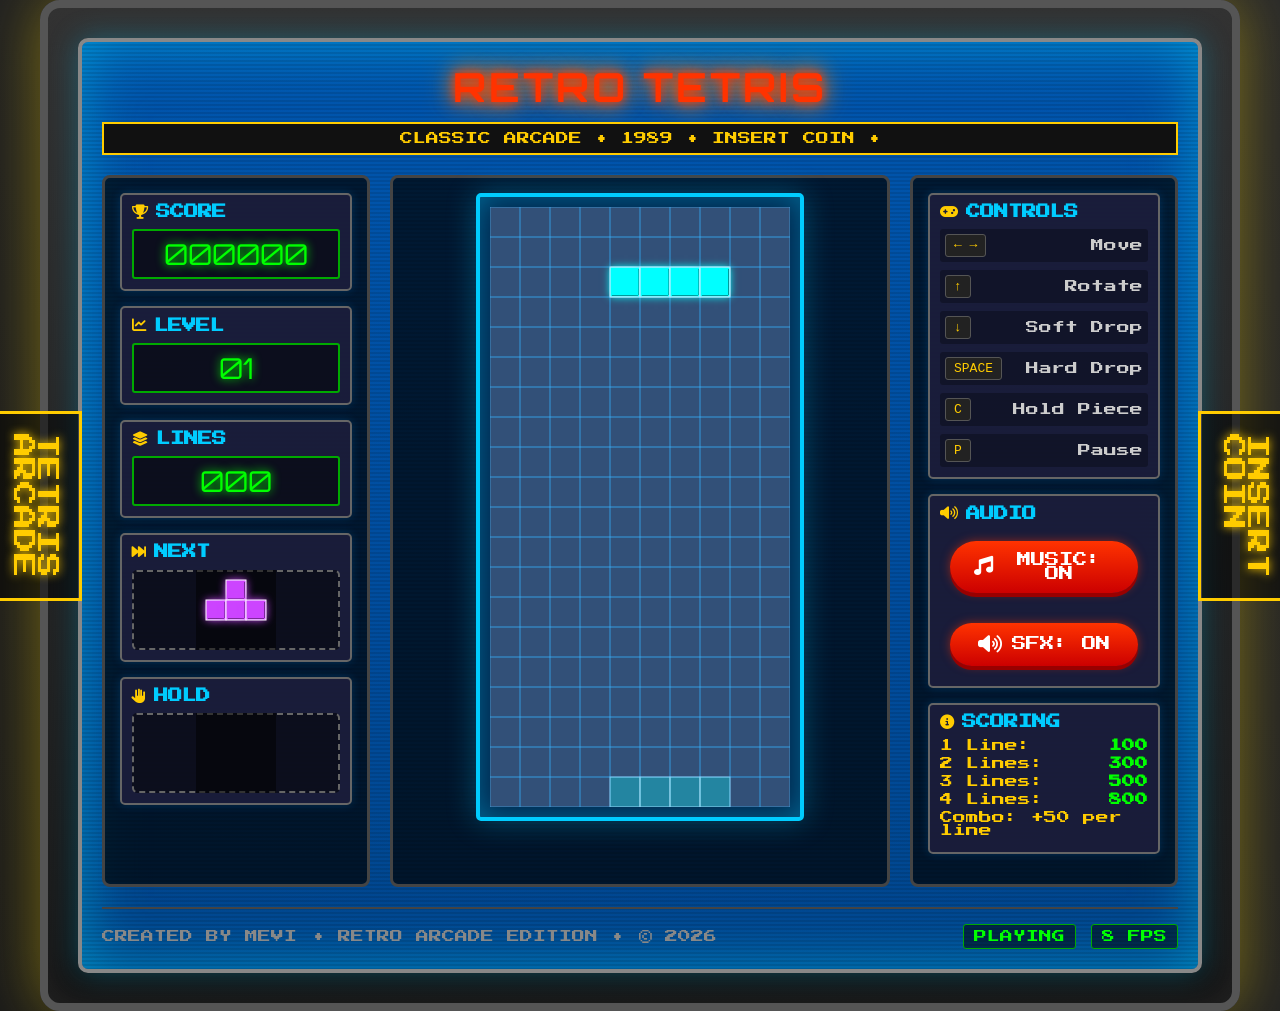
<file: index.html>
<!DOCTYPE html>
<html lang="en">
<head>
    <meta charset="UTF-8">
    <meta name="viewport" content="width=device-width, initial-scale=1.0, maximum-scale=1.0, user-scalable=no">
    <title>RETRO TETRIS - Classic Arcade Game</title>
    <link rel="stylesheet" href="style.css">
    <link rel="stylesheet" href="https://cdnjs.cloudflare.com/ajax/libs/font-awesome/6.4.0/css/all.min.css">
    <link href="https://fonts.googleapis.com/css2?family=Press+Start+2P&family=Orbitron:wght@400;700&display=swap" rel="stylesheet">
</head>
<body>
    <div class="arcade-cabinet">
        <!-- CRT Monitor Effect -->
        <div class="crt-screen">
            <div class="scanlines"></div>
            <div class="glow"></div>
            
            <!-- Game Header -->
            <div class="game-header">
                <h1 class="game-title">RETRO TETRIS</h1>
                <div class="marquee">
                    <span>CLASSIC ARCADE • 1989 • INSERT COIN •</span>
                </div>
            </div>
            
            <!-- Main Game Area -->
            <div class="game-container">
                <!-- Left Panel: Game Info -->
                <div class="panel left-panel">
                    <div class="info-box">
                        <h2><i class="fas fa-trophy"></i> SCORE</h2>
                        <div class="score-display" id="score">000000</div>
                    </div>
                    
                    <div class="info-box">
                        <h2><i class="fas fa-chart-line"></i> LEVEL</h2>
                        <div class="level-display" id="level">01</div>
                    </div>
                    
                    <div class="info-box">
                        <h2><i class="fas fa-layer-group"></i> LINES</h2>
                        <div class="lines-display" id="lines">000</div>
                    </div>
                    
                    <div class="info-box">
                        <h2><i class="fas fa-fast-forward"></i> NEXT</h2>
                        <div class="next-piece" id="next-piece">
                            <canvas id="next-canvas" width="80" height="80"></canvas>
                        </div>
                    </div>
                    
                    <div class="info-box">
                        <h2><i class="fas fa-hand-paper"></i> HOLD</h2>
                        <div class="hold-piece" id="hold-piece">
                            <canvas id="hold-canvas" width="80" height="80"></canvas>
                        </div>
                    </div>
                </div>
                
                <!-- Center Panel: Game Board -->
                <div class="panel center-panel">
                    <div class="game-board">
                        <canvas id="game-canvas" width="300" height="600"></canvas>
                    </div>
                    
                    <!-- Game State Messages -->
                    <div class="game-state" id="game-state">
                        <div class="start-screen" id="start-screen">
                            <h2>PRESS START</h2>
                            <p>Use arrow keys or buttons</p>
                            <button class="arcade-btn start-btn" id="start-btn">
                                <i class="fas fa-play"></i> START GAME
                            </button>
                        </div>
                        
                        <div class="game-over-screen" id="game-over-screen" style="display: none;">
                            <h2>GAME OVER</h2>
                            <p>FINAL SCORE: <span id="final-score">000000</span></p>
                            <button class="arcade-btn restart-btn" id="restart-btn">
                                <i class="fas fa-redo"></i> PLAY AGAIN
                            </button>
                        </div>
                        
                        <div class="pause-screen" id="pause-screen" style="display: none;">
                            <h2>PAUSED</h2>
                            <p>Press P to resume</p>
                        </div>
                    </div>
                </div>
                
                <!-- Right Panel: Controls & Instructions -->
                <div class="panel right-panel">
                    <div class="info-box">
                        <h2><i class="fas fa-gamepad"></i> CONTROLS</h2>
                        <div class="controls-list">
                            <div class="control-item">
                                <span class="key">← →</span>
                                <span class="desc">Move</span>
                            </div>
                            <div class="control-item">
                                <span class="key">↑</span>
                                <span class="desc">Rotate</span>
                            </div>
                            <div class="control-item">
                                <span class="key">↓</span>
                                <span class="desc">Soft Drop</span>
                            </div>
                            <div class="control-item">
                                <span class="key">SPACE</span>
                                <span class="desc">Hard Drop</span>
                            </div>
                            <div class="control-item">
                                <span class="key">C</span>
                                <span class="desc">Hold Piece</span>
                            </div>
                            <div class="control-item">
                                <span class="key">P</span>
                                <span class="desc">Pause</span>
                            </div>
                        </div>
                    </div>
                    
                    <div class="info-box">
                        <h2><i class="fas fa-volume-up"></i> AUDIO</h2>
                        <div class="audio-controls">
                            <button class="arcade-btn audio-btn" id="music-toggle">
                                <i class="fas fa-music"></i> MUSIC: ON
                            </button>
                            <button class="arcade-btn audio-btn" id="sfx-toggle">
                                <i class="fas fa-volume-up"></i> SFX: ON
                            </button>
                        </div>
                    </div>
                    
                    <div class="info-box">
                        <h2><i class="fas fa-info-circle"></i> SCORING</h2>
                        <div class="scoring-info">
                            <p>1 Line: <span class="points">100</span></p>
                            <p>2 Lines: <span class="points">300</span></p>
                            <p>3 Lines: <span class="points">500</span></p>
                            <p>4 Lines: <span class="points">800</span></p>
                            <p>Combo: +50 per line</p>
                        </div>
                    </div>
                </div>
            </div>
            
            <!-- Mobile Controls (Visible on mobile only) -->
            <div class="mobile-controls" id="mobile-controls">
                <div class="control-row">
                    <button class="mobile-btn rotate-btn" id="rotate-btn">
                        <i class="fas fa-redo"></i> ROTATE
                    </button>
                    <button class="mobile-btn up-btn" id="up-btn">
                        <i class="fas fa-arrow-up"></i>
                    </button>
                </div>
                
                <div class="control-row">
                    <button class="mobile-btn left-btn" id="left-btn">
                        <i class="fas fa-arrow-left"></i>
                    </button>
                    <button class="mobile-btn down-btn" id="down-btn">
                        <i class="fas fa-arrow-down"></i> DROP
                    </button>
                    <button class="mobile-btn right-btn" id="right-btn">
                        <i class="fas fa-arrow-right"></i>
                    </button>
                </div>
                
                <div class="control-row">
                    <button class="mobile-btn hold-btn" id="hold-btn">
                        <i class="fas fa-hand-paper"></i> HOLD
                    </button>
                    <button class="mobile-btn pause-btn" id="pause-btn">
                        <i class="fas fa-pause"></i> PAUSE
                    </button>
                </div>
            </div>
            
            <!-- Footer -->
            <div class="game-footer">
                <div class="credits">
                    <span class="credit-text">CREATED BY MEVI</span>
                    <span class="credit-text">• RETRO ARCADE EDITION •</span>
                    <span class="credit-text">© 2026</span>
                </div>
                <div class="status-indicators">
                    <span class="status" id="game-status">READY</span>
                    <span class="status" id="fps-counter">60 FPS</span>
                </div>
            </div>
        </div>
        
        <!-- Arcade Cabinet Decals -->
        <div class="cabinet-decal left-decal">
            <div class="decal-text">TETRIS</div>
            <div class="decal-text">ARCADE</div>
        </div>
        <div class="cabinet-decal right-decal">
            <div class="decal-text">INSERT</div>
            <div class="decal-text">COIN</div>
        </div>
    </div>
    
    <!-- Scripts -->
    <script src="pieces.js"></script>
    <script src="audio.js"></script>
    <script src="tetris.js"></script>
    
    <!-- Game Initialization -->
    <script>
        // Initialize game when page loads
        document.addEventListener('DOMContentLoaded', function() {
            console.log('DOMContentLoaded - Initializing TetrisGame...');
            try {
                const game = new TetrisGame();
                console.log('TetrisGame instantiated:', game);
                game.init();
                console.log('Game initialization complete');
                
                // Store game instance globally for debugging
                window.tetrisGame = game;
            } catch (error) {
                console.error('Game initialization failed:', error);
                alert('Game failed to initialize. Check console for errors.');
            }
        });
    </script>
</body>
</html>
</file>
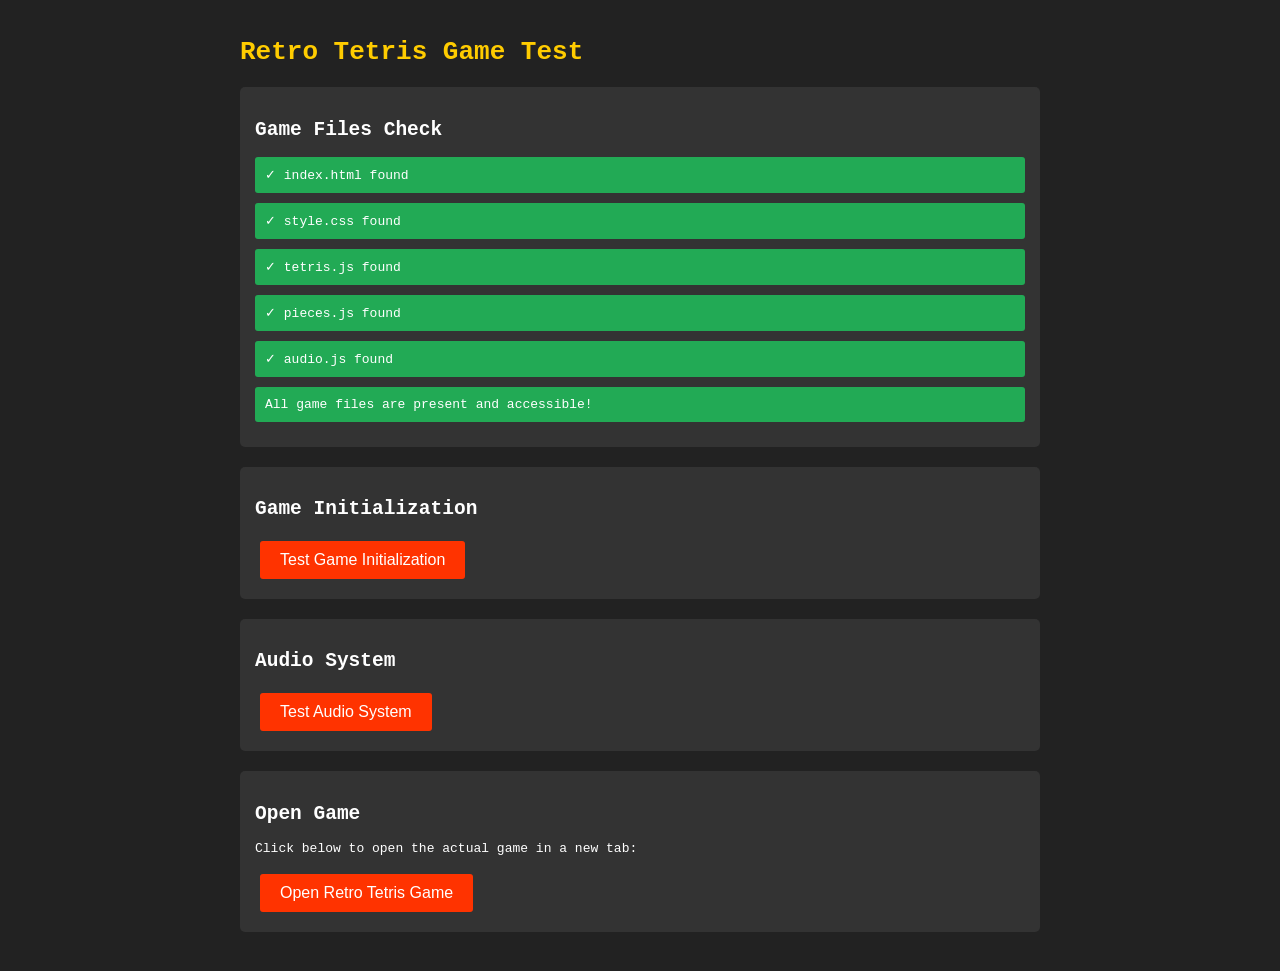
<file: test-game.html>
<!DOCTYPE html>
<html lang="en">
<head>
    <meta charset="UTF-8">
    <meta name="viewport" content="width=device-width, initial-scale=1.0">
    <title>Test Retro Tetris</title>
    <style>
        body {
            margin: 0;
            padding: 20px;
            background: #222;
            color: white;
            font-family: monospace;
        }
        .test-container {
            max-width: 800px;
            margin: 0 auto;
        }
        h1 {
            color: #ffcc00;
        }
        .test-section {
            margin: 20px 0;
            padding: 15px;
            background: #333;
            border-radius: 5px;
        }
        .status {
            padding: 10px;
            margin: 10px 0;
            border-radius: 3px;
        }
        .success {
            background: #2a5;
            color: white;
        }
        .error {
            background: #c33;
            color: white;
        }
        .warning {
            background: #fa0;
            color: black;
        }
        button {
            background: #ff3300;
            color: white;
            border: none;
            padding: 10px 20px;
            border-radius: 3px;
            cursor: pointer;
            font-size: 16px;
            margin: 5px;
        }
        button:hover {
            background: #ff5500;
        }
    </style>
</head>
<body>
    <div class="test-container">
        <h1>Retro Tetris Game Test</h1>
        
        <div class="test-section">
            <h2>Game Files Check</h2>
            <div id="files-status"></div>
        </div>
        
        <div class="test-section">
            <h2>Game Initialization</h2>
            <button onclick="testGameInit()">Test Game Initialization</button>
            <div id="init-status"></div>
        </div>
        
        <div class="test-section">
            <h2>Audio System</h2>
            <button onclick="testAudio()">Test Audio System</button>
            <div id="audio-status"></div>
        </div>
        
        <div class="test-section">
            <h2>Open Game</h2>
            <p>Click below to open the actual game in a new tab:</p>
            <button onclick="window.open('/index.html', '_blank')">Open Retro Tetris Game</button>
        </div>
    </div>
    
    <script>
        // Test game files
        function checkFiles() {
            const files = ['index.html', 'style.css', 'tetris.js', 'pieces.js', 'audio.js'];
            const statusDiv = document.getElementById('files-status');
            let allOk = true;
            
            files.forEach(file => {
                const xhr = new XMLHttpRequest();
                xhr.open('HEAD', file, false);
                try {
                    xhr.send();
                    if (xhr.status === 200) {
                        statusDiv.innerHTML += `<div class="status success">✓ ${file} found</div>`;
                    } else {
                        statusDiv.innerHTML += `<div class="status error">✗ ${file} not found (${xhr.status})</div>`;
                        allOk = false;
                    }
                } catch (e) {
                    statusDiv.innerHTML += `<div class="status error">✗ ${file} error: ${e.message}</div>`;
                    allOk = false;
                }
            });
            
            if (allOk) {
                statusDiv.innerHTML += `<div class="status success">All game files are present and accessible!</div>`;
            }
        }
        
        // Test game initialization
        function testGameInit() {
            const statusDiv = document.getElementById('init-status');
            statusDiv.innerHTML = '';
            
            try {
                // Load the game scripts
                const scriptPromises = [
                    loadScript('pieces.js'),
                    loadScript('audio.js'),
                    loadScript('tetris.js')
                ];
                
                Promise.all(scriptPromises).then(() => {
                    // Check if classes are defined
                    if (typeof TetrisGame === 'function' && typeof RetroAudio === 'function') {
                        statusDiv.innerHTML = `<div class="status success">✓ Game classes loaded successfully</div>`;
                        
                        // Try to create an instance
                        try {
                            const game = new TetrisGame();
                            statusDiv.innerHTML += `<div class="status success">✓ TetrisGame instance created</div>`;
                            
                            // Check if methods exist
                            if (typeof game.init === 'function' && typeof game.startGame === 'function') {
                                statusDiv.innerHTML += `<div class="status success">✓ Game methods are available</div>`;
                            } else {
                                statusDiv.innerHTML += `<div class="status warning">⚠ Some game methods may be missing</div>`;
                            }
                        } catch (e) {
                            statusDiv.innerHTML += `<div class="status error">✗ Failed to create game instance: ${e.message}</div>`;
                        }
                    } else {
                        statusDiv.innerHTML = `<div class="status error">✗ Game classes not loaded properly</div>`;
                    }
                }).catch(error => {
                    statusDiv.innerHTML = `<div class="status error">✗ Failed to load scripts: ${error.message}</div>`;
                });
            } catch (e) {
                statusDiv.innerHTML = `<div class="status error">✗ Test failed: ${e.message}</div>`;
            }
        }
        
        // Test audio system
        function testAudio() {
            const statusDiv = document.getElementById('audio-status');
            statusDiv.innerHTML = '';
            
            try {
                loadScript('audio.js').then(() => {
                    if (typeof RetroAudio === 'function') {
                        try {
                            const audio = new RetroAudio();
                            statusDiv.innerHTML = `<div class="status success">✓ RetroAudio instance created</div>`;
                            
                            if (audio.isSupported && typeof audio.isSupported === 'function') {
                                const supported = audio.isSupported();
                                statusDiv.innerHTML += `<div class="status ${supported ? 'success' : 'warning'}">✓ Web Audio API ${supported ? 'supported' : 'not supported'}</div>`;
                                
                                if (supported) {
                                    // Test sound effects
                                    try {
                                        audio.playMove();
                                        statusDiv.innerHTML += `<div class="status success">✓ Sound effects working</div>`;
                                    } catch (e) {
                                        statusDiv.innerHTML += `<div class="status warning">⚠ Sound effects error: ${e.message}</div>`;
                                    }
                                }
                            }
                        } catch (e) {
                            statusDiv.innerHTML += `<div class="status error">✗ Audio initialization failed: ${e.message}</div>`;
                        }
                    } else {
                        statusDiv.innerHTML = `<div class="status error">✗ RetroAudio class not found</div>`;
                    }
                });
            } catch (e) {
                statusDiv.innerHTML = `<div class="status error">✗ Audio test failed: ${e.message}</div>`;
            }
        }
        
        // Helper to load scripts
        function loadScript(src) {
            return new Promise((resolve, reject) => {
                const script = document.createElement('script');
                script.src = src;
                script.onload = () => resolve();
                script.onerror = () => reject(new Error(`Failed to load ${src}`));
                document.head.appendChild(script);
            });
        }
        
        // Run file check on load
        window.onload = checkFiles;
    </script>
</body>
</html>
</file>
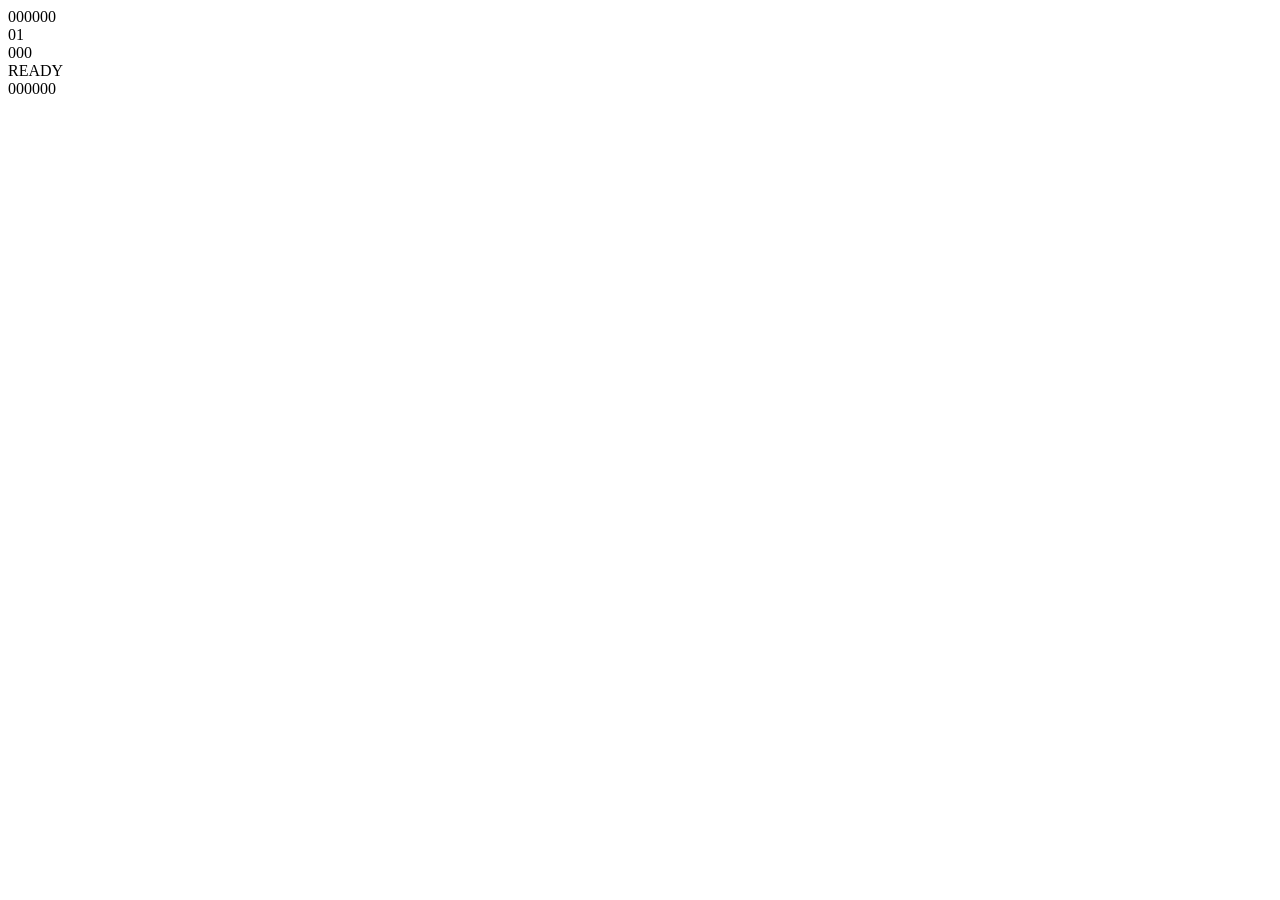
<file: test.html>
<!DOCTYPE html>
<html>
<head>
    <title>Test Retro Tetris</title>
</head>
<body>
    <div id="game-canvas"></div>
    <div id="next-canvas"></div>
    <div id="hold-canvas"></div>
    <div id="score">000000</div>
    <div id="level">01</div>
    <div id="lines">000</div>
    <div id="game-status">READY</div>
    <div id="final-score">000000</div>
    <div id="start-screen"></div>
    <div id="game-over-screen"></div>
    <div id="pause-screen"></div>
    <div id="music-toggle"></div>
    <div id="sfx-toggle"></div>
    <div id="start-btn"></div>
    <div id="restart-btn"></div>
    <div id="left-btn"></div>
    <div id="right-btn"></div>
    <div id="up-btn"></div>
    <div id="down-btn"></div>
    <div id="rotate-btn"></div>
    <div id="hold-btn"></div>
    <div id="pause-btn"></div>
    <script>
        console.log('Testing Retro Tetris initialization...');
        
        // Mock missing browser APIs
        if (!window.AudioContext) {
            window.AudioContext = class {
                createOscillator() { return { 
                    connect: () => {}, 
                    start: () => {}, 
                    stop: () => {},
                    frequency: { setValueAtTime: () => {} },
                    type: ''
                }; }
                createGain() { return { 
                    connect: () => {}, 
                    gain: { setValueAtTime: () => {}, exponentialRampToValueAtTime: () => {} }
                }; }
                currentTime: 0
            };
            window.webkitAudioContext = window.AudioContext;
        }
        
        // Load scripts
        const scripts = ['pieces.js', 'audio.js', 'tetris.js'];
        let loaded = 0;
        
        scripts.forEach(src => {
            const script = document.createElement('script');
            script.src = src;
            script.onload = () => {
                loaded++;
                if (loaded === scripts.length) {
                    console.log('All scripts loaded');
                    try {
                        const game = new TetrisGame();
                        game.init();
                        console.log('Game initialized successfully!');
                    } catch (error) {
                        console.error('Game initialization failed:', error);
                    }
                }
            };
            script.onerror = (e) => {
                console.error('Failed to load script:', src, e);
            };
            document.head.appendChild(script);
        });
    </script>
</body>
</html>
</file>
<file: style.css>
/* RETRO TETRIS - Arcade Styling */

* {
    margin: 0;
    padding: 0;
    box-sizing: border-box;
    user-select: none; /* Prevent text selection */
    -webkit-user-select: none; /* Safari */
    -moz-user-select: none; /* Firefox */
    -ms-user-select: none; /* IE/Edge */
}

body {
    font-family: 'Press Start 2P', 'Orbitron', monospace;
    background: linear-gradient(45deg, #1a1a1a, #2a2a2a);
    color: #ffcc00;
    min-height: 100vh;
    display: flex;
    justify-content: center;
    align-items: center;
    overflow: hidden; /* NO SCROLLING - hide both x and y */
    margin: 0;
    padding: 0;
}

/* Arcade Cabinet - BRIGHTER */
.arcade-cabinet {
    background: linear-gradient(to bottom, #333, #111);
    border: 8px solid #555;
    border-radius: 20px;
    padding: 30px;
    position: relative;
    max-width: 1200px;
    width: 100%;
    box-shadow: 
        0 0 60px rgba(255, 220, 0, 0.4),
        inset 0 0 40px rgba(50, 50, 50, 0.6);
}

/* CRT Screen Effect - ULTRA BRIGHT */
.crt-screen {
    background: linear-gradient(to bottom, #0055aa, #004488);
    border: 4px solid #888;
    border-radius: 10px;
    padding: 20px;
    position: relative;
    overflow: hidden;
    box-shadow: 
        inset 0 0 60px rgba(0, 220, 255, 0.5),
        0 0 30px rgba(0, 200, 255, 0.3);
}

.scanlines {
    position: absolute;
    top: 0;
    left: 0;
    right: 0;
    bottom: 0;
    background: linear-gradient(
        to bottom,
        transparent 50%,
        rgba(0, 0, 0, 0.1) 50%
    );
    background-size: 100% 4px;
    pointer-events: none;
    z-index: 1;
    animation: scanline 10s linear infinite;
}

.glow {
    position: absolute;
    top: -50%;
    left: -50%;
    right: -50%;
    bottom: -50%;
    background: radial-gradient(
        ellipse at center,
        rgba(0, 100, 255, 0.1) 0%,
        transparent 70%
    );
    pointer-events: none;
    z-index: 0;
}

@keyframes scanline {
    0% { transform: translateY(0); }
    100% { transform: translateY(4px); }
}

/* Game Header */
.game-header {
    text-align: center;
    margin-bottom: 20px;
    position: relative;
    z-index: 2;
}

.game-title {
    font-family: 'Orbitron', sans-serif;
    font-size: 2.5rem;
    color: #ff3300;
    text-shadow: 
        0 0 10px #ff3300,
        0 0 20px #ff6600,
        0 0 30px #ff9900;
    letter-spacing: 3px;
    margin-bottom: 10px;
    animation: titleGlow 2s ease-in-out infinite alternate;
}

@keyframes titleGlow {
    0% { 
        text-shadow: 0 0 10px #ff3300, 0 0 20px #ff6600;
        transform: scale(1);
    }
    50% { 
        text-shadow: 0 0 20px #ff3300, 0 0 40px #ff6600, 0 0 60px #ff9900;
        transform: scale(1.02);
    }
    100% { 
        text-shadow: 0 0 10px #ff3300, 0 0 20px #ff6600;
        transform: scale(1);
    }
}

.marquee {
    background: #111;
    border: 2px solid #ffcc00;
    padding: 8px;
    font-size: 0.8rem;
    color: #ffcc00;
    overflow: hidden;
    position: relative;
}

.marquee span {
    display: inline-block;
    animation: marquee 15s linear infinite;
}

@keyframes marquee {
    0% { transform: translateX(100%); }
    100% { transform: translateX(-100%); }
}

/* Game Container - PC DEFAULT */
.game-container {
    display: flex;
    gap: 20px;
    margin-bottom: 20px;
    position: relative;
    z-index: 2;
}

/* PC protection - ensure desktop stays nice */
@media (min-width: 769px) {
    .left-panel, .right-panel {
        flex: 0 0 200px;
    }
    
    .info-box h2 i {
        display: inline-block;
    }
    
    .info-box {
        min-height: 90px;
        padding: 15px;
    }
}

.panel {
    background: rgba(0, 0, 0, 0.7);
    border: 3px solid #444;
    border-radius: 8px;
    padding: 15px;
}

.left-panel, .right-panel {
    flex: 1;
    min-width: 200px;
}

.center-panel {
    flex: 2;
    display: flex;
    flex-direction: column;
    align-items: center;
}

/* Game Board */
.game-board {
    background: rgba(0, 40, 80, 0.9);
    border: 4px solid #00ccff;
    border-radius: 5px;
    padding: 10px;
    margin-bottom: 20px;
    box-shadow: 
        inset 0 0 30px rgba(0, 200, 255, 0.4),
        0 0 30px rgba(0, 200, 255, 0.3);
}

#game-canvas {
    display: block;
    background: rgb(50, 80, 120); /* Solid color matching JS */
    box-shadow: inset 0 0 40px rgba(0, 220, 255, 0.6);
}

/* Info Boxes */
.info-box {
    background: rgba(30, 30, 60, 0.85);
    border: 2px solid #666;
    border-radius: 5px;
    padding: 10px;
    margin-bottom: 15px;
    box-shadow: 0 0 10px rgba(0, 150, 255, 0.2);
}

.info-box h2 {
    color: #00ccff;
    font-size: 0.9rem;
    margin-bottom: 10px;
    display: flex;
    align-items: center;
    gap: 8px;
}

.info-box h2 i {
    color: #ffcc00;
}

.score-display, .level-display, .lines-display {
    font-size: 1.8rem;
    color: #00ff00;
    text-shadow: 0 0 10px #00ff00;
    font-family: 'Orbitron', monospace;
    text-align: center;
    padding: 5px;
    background: rgba(0, 0, 0, 0.5);
    border: 2px solid #00aa00;
    border-radius: 3px;
    transition: all 0.2s ease;
}

.next-piece, .hold-piece {
    display: flex;
    justify-content: center;
    align-items: center;
    height: 80px;
    background: rgba(0, 0, 0, 0.5);
    border: 2px dashed #666;
    border-radius: 5px;
}

/* Controls List */
.controls-list {
    display: flex;
    flex-direction: column;
    gap: 8px;
}

.control-item {
    display: flex;
    justify-content: space-between;
    align-items: center;
    padding: 5px;
    background: rgba(0, 0, 0, 0.3);
    border-radius: 3px;
}

.key {
    background: #222;
    color: #ffcc00;
    padding: 3px 8px;
    border-radius: 3px;
    font-family: monospace;
    border: 1px solid #555;
}

.desc {
    color: #ccc;
    font-size: 0.8rem;
}

/* Audio Controls */
.audio-controls {
    display: flex;
    flex-direction: column;
    gap: 10px;
}

/* Scoring Info */
.scoring-info {
    font-size: 0.8rem;
}

.scoring-info p {
    margin-bottom: 5px;
    display: flex;
    justify-content: space-between;
}

.points {
    color: #00ff00;
    font-weight: bold;
}

/* Game State Screens */
.game-state {
    position: absolute;
    top: 0;
    left: 0;
    right: 0;
    bottom: 0;
    background: rgba(0, 0, 0, 0.85);
    display: flex;
    flex-direction: column;
    justify-content: center;
    align-items: center;
    z-index: 10;
}

.start-screen, .game-over-screen, .pause-screen {
    text-align: center;
    padding: 30px;
    background: rgba(0, 20, 40, 0.9);
    border: 4px solid #00aaff;
    border-radius: 10px;
    max-width: 400px;
}

.start-screen h2, .game-over-screen h2, .pause-screen h2 {
    color: #ff3300;
    font-size: 2rem;
    margin-bottom: 20px;
    text-shadow: 0 0 10px #ff3300;
}

/* Arcade Buttons */
.arcade-btn {
    background: linear-gradient(to bottom, #ff3300, #cc0000);
    color: white;
    border: none;
    border-radius: 50px;
    padding: 12px 24px;
    font-family: 'Press Start 2P', monospace;
    font-size: 0.9rem;
    cursor: pointer;
    transition: all 0.2s;
    display: inline-flex;
    align-items: center;
    justify-content: center;
    gap: 10px;
    margin: 10px;
    box-shadow: 
        0 4px 0 #990000,
        0 0 10px rgba(255, 51, 0, 0.5);
}

.arcade-btn:hover {
    transform: translateY(-2px);
    box-shadow: 
        0 6px 0 #990000,
        0 0 15px rgba(255, 51, 0, 0.7);
}

.arcade-btn:active {
    transform: translateY(2px);
    box-shadow: 
        0 2px 0 #990000,
        0 0 5px rgba(255, 51, 0, 0.5);
}

.arcade-btn i {
    font-size: 1.2rem;
}

/* Mobile Controls */
.mobile-controls {
    display: none;
    grid-template-columns: repeat(3, 1fr);
    gap: 10px;
    margin-top: 20px;
    padding: 15px;
    background: rgba(0, 0, 0, 0.7);
    border-radius: 10px;
    border: 2px solid #555;
}

.control-row {
    display: contents;
}

.mobile-btn {
    background: linear-gradient(to bottom, #333, #222);
    color: #ffcc00;
    border: 3px solid #555;
    border-radius: 10px;
    padding: 15px;
    font-family: 'Press Start 2P', monospace;
    font-size: 0.8rem;
    cursor: pointer;
    display: flex;
    flex-direction: column;
    align-items: center;
    justify-content: center;
    gap: 5px;
    transition: all 0.1s;
    user-select: none;
    -webkit-tap-highlight-color: transparent;
}

.mobile-btn:active {
    background: linear-gradient(to bottom, #444, #333);
    transform: scale(0.95);
    border-color: #ffcc00;
}

.mobile-btn i {
    font-size: 1.5rem;
}

/* Special button styling */
.rotate-btn { grid-column: 1; }
.up-btn { grid-column: 2; }
.left-btn { grid-column: 1; }
.down-btn { grid-column: 2; }
.right-btn { grid-column: 3; }
.hold-btn { grid-column: 1; }
.pause-btn { grid-column: 3; }

/* Game Footer */
.game-footer {
    display: flex;
    justify-content: space-between;
    align-items: center;
    padding-top: 15px;
    border-top: 2px solid #444;
    position: relative;
    z-index: 2;
}

.credits {
    display: flex;
    gap: 15px;
    font-size: 0.8rem;
    color: #888;
}

.credit-text {
    animation: creditPulse 3s ease-in-out infinite;
}

@keyframes creditPulse {
    0%, 100% { opacity: 0.7; }
    50% { opacity: 1; }
}

.status-indicators {
    display: flex;
    gap: 15px;
}

.status {
    background: rgba(0, 0, 0, 0.5);
    padding: 5px 10px;
    border-radius: 3px;
    font-size: 0.8rem;
    color: #00ff00;
    border: 1px solid #00aa00;
}

/* Cabinet Decals */
.cabinet-decal {
    position: absolute;
    top: 50%;
    transform: translateY(-50%);
    writing-mode: vertical-rl;
    text-orientation: mixed;
    font-size: 1.5rem;
    color: #ffcc00;
    text-shadow: 0 0 10px #ffcc00;
    padding: 20px;
    background: rgba(0, 0, 0, 0.5);
    border: 3px solid #ffcc00;
}

.left-decal {
    left: -60px;
}

.right-decal {
    right: -60px;
}

.decal-text {
/* MOBILE LAYOUT FIX: Side-by-side design */
@media (max-width: 768px) {
    .game-title {
        font-size: 1.8rem;
        margin-bottom: 10px;
        text-align: center;
    }
    
    .arcade-cabinet {
        padding: 10px;
        max-width: 98vw;
        width: 100%;
    }
    
    /* SIDE-BY-SIDE LAYOUT */
    .game-container {
        display: flex;
        flex-direction: row;
        flex-wrap: wrap;
        gap: 10px;
        justify-content: center;
        align-items: flex-start;
    }
    
    /* Game board gets MORE space (score panels are tiny) */
    .game-area {
        flex: 0 0 70%;
        min-width: 200px;
        max-width: 70%;
        display: flex;
        flex-direction: column;
        align-items: center;
    }
    
    /* SUPER COMPACT score panels for mobile (10-15% width) */
    .left-panel {
        flex: 0 0 12%;
        min-width: 80px;
        max-width: 100px;
        display: flex;
        flex-direction: column;
        gap: 4px;
    }
    
    .right-panel {
        flex: 0 0 12%;
        min-width: 80px;
        max-width: 100px;
        display: flex;
        flex-direction: column;
        gap: 4px;
    }
    
    /* EXTREMELY compact info boxes for mobile (10% width target) */
    .info-box {
        width: 100%;
        padding: 4px 2px;
        min-height: 45px;
        display: flex;
        flex-direction: column;
        justify-content: center;
        align-items: center;
    }
    
    .info-box h2 {
        font-size: 0.5rem;
        margin-bottom: 2px;
        display: flex;
        align-items: center;
        justify-content: center;
        gap: 1px;
        text-align: center;
        line-height: 1;
    }
    
    .score-display, .level-display, .lines-display {
        font-size: 0.7rem;
        text-align: center;
        line-height: 1;
    }
    
    /* Hide ALL icons on mobile to save maximum space */
    .info-box h2 i {
        display: none;
    }
    
    /* Next/Hold canvases tiny */
    #next-canvas, #hold-canvas {
        width: 35px !important;
        height: 35px !important;
    }
    
    /* Game canvas - smaller for mobile */
    #game-canvas {
        width: 100%;
        max-width: 100%;
        height: auto;
        max-height: 45vh;
    }
    
    /* Ensure mobile controls are visible */
    .mobile-controls {
        width: 100%;
        margin-top: 10px;
        padding: 5px;
        order: 3;
        background: rgba(0, 0, 0, 0.3);
        border-radius: 8px;
    }
    
    /* Next/Hold canvases */
    #next-canvas, #hold-canvas {
        width: 45px !important;
        height: 45px !important;
    }
    
    /* Mobile controls at bottom */
    .mobile-controls {
        width: 100%;
        margin-top: 15px;
        order: 3;
    }
    
    /* Very small screens - EXTREME compact vertical stack */
    @media (max-width: 480px) {
        .game-container {
            flex-direction: column;
            gap: 6px;
        }
        
        .game-area {
            width: 100%;
            max-width: 100%;
            flex: 0 0 auto;
        }
        
        .left-panel, .right-panel {
            width: 100%;
            max-width: 100%;
            flex-direction: row;
            flex-wrap: wrap;
            justify-content: space-between;
            gap: 3px;
        }
        
        .info-box {
            width: 18%;
            min-width: 70px;
            padding: 3px 1px;
            min-height: 40px;
        }
        
        .info-box h2 {
            font-size: 0.45rem;
            margin-bottom: 1px;
        }
        
        .score-display, .level-display, .lines-display {
            font-size: 0.65rem;
        }
        
        #game-canvas {
            max-height: 50vh;
        }
        
        /* Settings box gets 2 columns */
        .settings {
            flex-direction: column;
            gap: 3px;
        }
        
        .arcade-btn {
            padding: 4px 6px;
            font-size: 0.5rem;
        }
    }
}@media (max-width: 480px) {
    body {
        padding: 10px;
    }
    
    .game-title {
        font-size: 1.5rem;
    }
    
    .left-panel, .right-panel {
        grid-template-columns: 1fr;
    }
    
    .score-display, .level-display, .lines-display {
        font-size: 1.5rem;
    }
    
    /* Larger mobile buttons for better touch */
    .mobile-btn {
        min-height: 60px;
        font-size: 1.2rem;
        margin: 5px;
        touch-action: manipulation; /* Prevent double-tap zoom */
    }
    
    /* Adjust game canvas size for mobile */
    #game-canvas {
        max-width: 95vw;
        max-height: 50vh;
        width: auto;
        height: auto;
    }
    
    /* Make next/hold canvases smaller on mobile */
    #next-canvas, #hold-canvas {
        width: 60px !important;
        height: 60px !important;
    }
    
    /* Prevent touch scrolling on game area */
    .game-container, .crt-screen, .arcade-cabinet {
        touch-action: none;
    }
}
}

/* Game State Indicators */
#game-status {
    animation: statusBlink 2s infinite;
}

@keyframes statusBlink {
    0%, 100% { opacity: 1; }
    50% { opacity: 0.7; }
}

/* Piece Colors (for reference) */
.piece-i { color: #00ffff; }
.piece-j { color: #0000ff; }
.piece-l { color: #ff8800; }
.piece-o { color: #ffff00; }
.piece-s { color: #00ff00; }
.piece-t { color: #aa00ff; }
.piece-z { color: #ff0000; }
</file>
